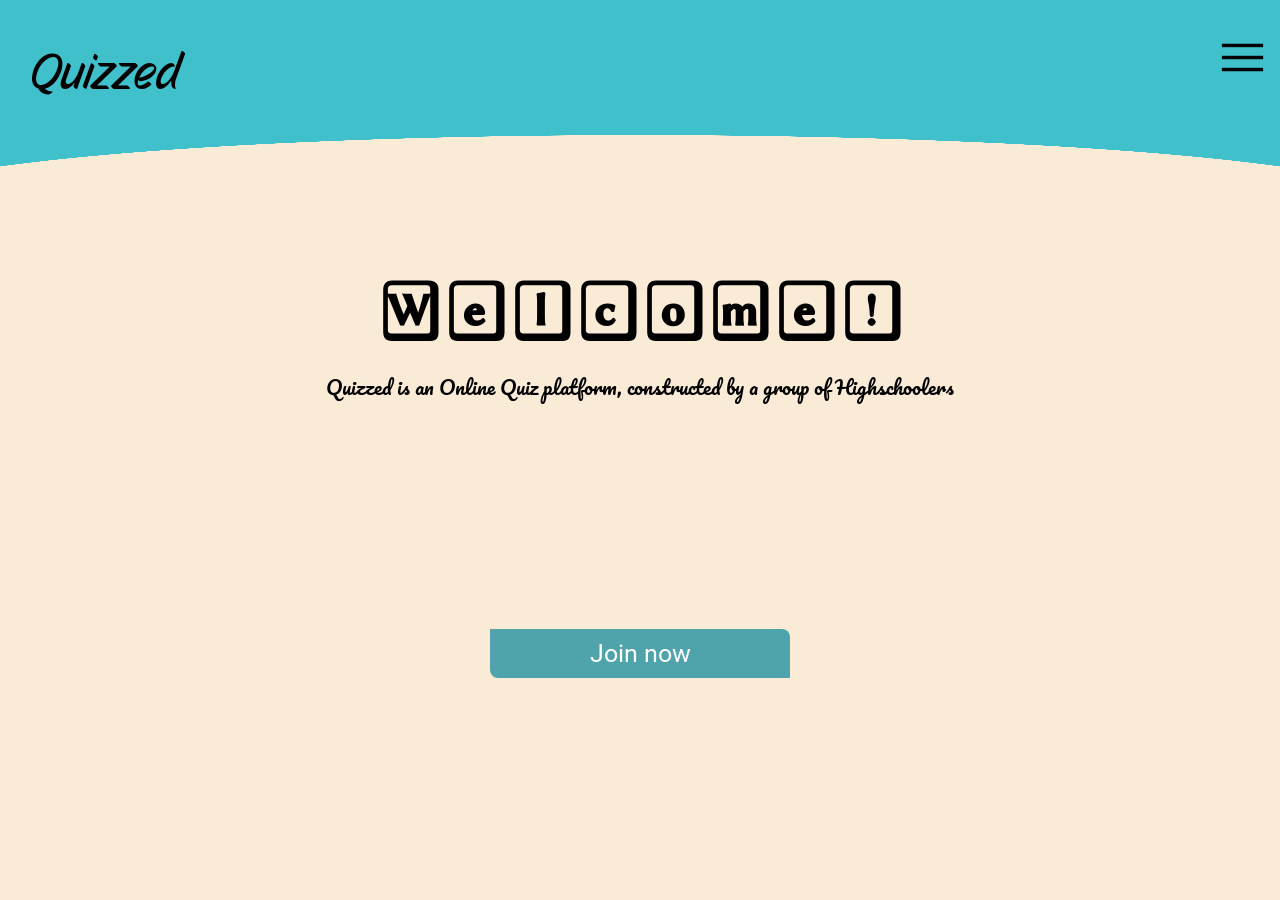
<file: frontend/index.html>
<meta name="viewport" content="width=device-width, initial-scale=1.0">
    <title>Welcome</title>
    <link rel="stylesheet" href="style.css">
    <link rel="stylesheet" href="https://fonts.googleapis.com/css2?family=Material+Symbols+Outlined:opsz,wght,FILL,GRAD@24,400,0,0&icon_names=menu" />
</head>
<body>
    <div class="curved-edge"></div>
    <h1>Quizzed</h1>
<div id="dropdowndiv">
    <div  id="dropdown" class="material-symbols-outlined"> menu
        </div>
        <div id="dropdownbutton">
            <p>
                <a href="team.html" target="_self" id="linkteam">Our Team</a>
            </p>

        </div>
</div>



    <p id="welcome">Welcome!</p>
    <p id="desc">Quizzed is an Online Quiz platform, constructed by a group of Highschoolers</p>
    <div id="buttondiv">
        <a href="login.html" target="_self" id="link">
            <p id="button">
                Join now
            </p>
            </a>
    </div>
   
    
</body>
</html>
</file>
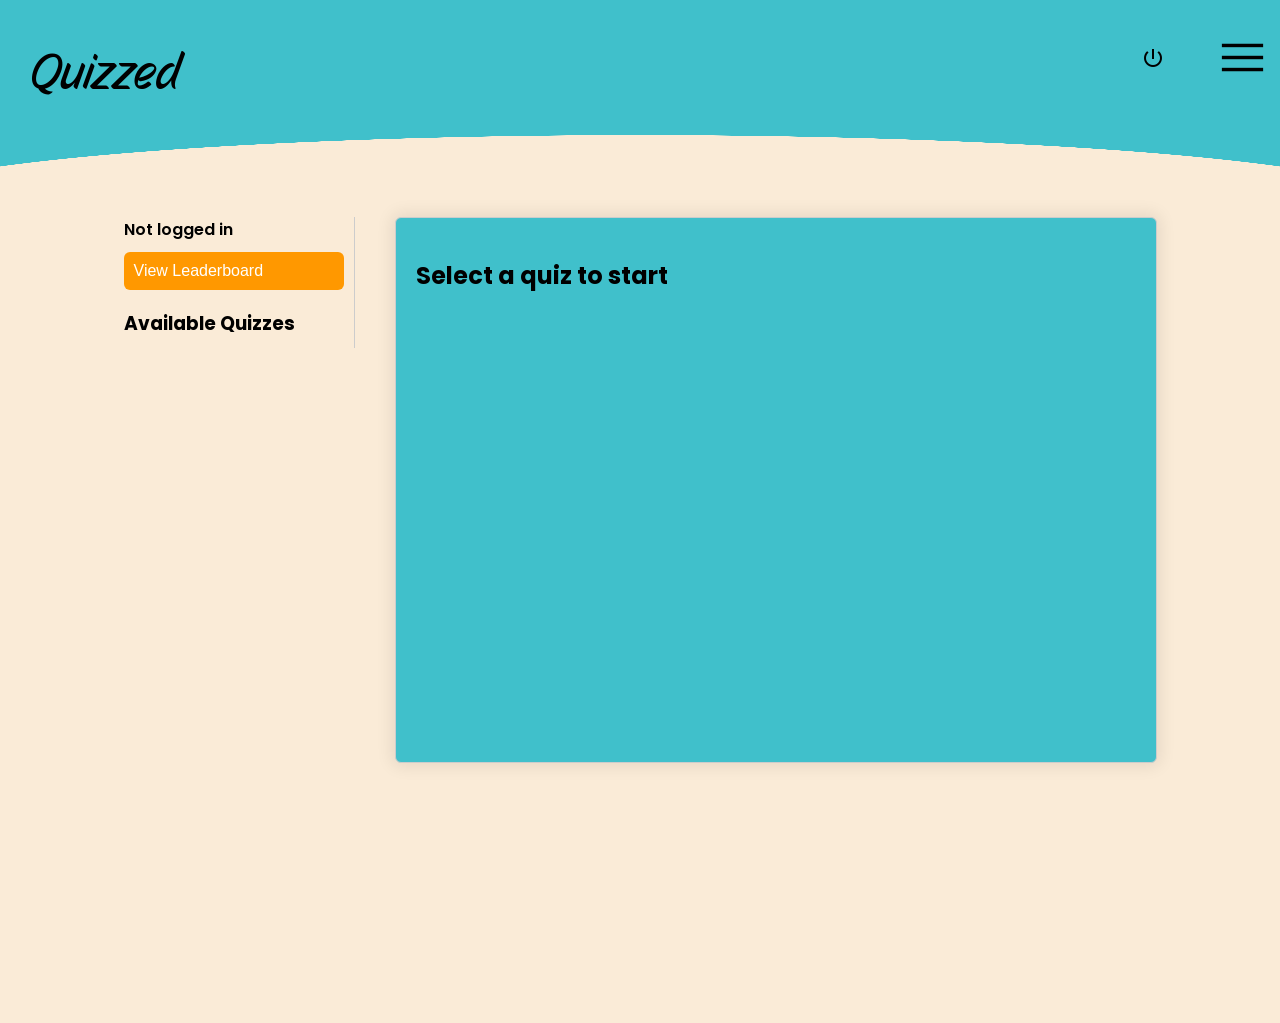
<file: frontend/landing.html>
<!DOCTYPE html>
<html lang="en">
<head>
<meta charset="UTF-8" />
<meta name="viewport" content="width=device-width, initial-scale=1.0" />
<title>Landing • Quizzed</title>
<link rel="stylesheet" href="style.css"/>
<link rel="stylesheet" href="landing.css"/>
<link rel="stylesheet" href="https://fonts.googleapis.com/css2?family=Material+Symbols+Outlined:opsz,wght,FILL,GRAD@24,400,0,0&icon_names=menu" />
<link rel="stylesheet" href="https://fonts.googleapis.com/css2?family=Material+Symbols+Outlined&icon_names=menu,power_settings_new" />

<style>
   #container {
    display: flex;
    gap: 20px;
    padding: 0 20px 20px 20px; /* remove top padding only */
    min-height: calc(100vh - 200px);
    align-items: flex-start;   /* ensure items align to top */
    }
    #quiz-list-panel { width: 220px; border-right:1px solid #ccc; position:sticky; top:20px; max-height: calc(100vh - 60px); overflow-y:auto; padding-right:10px; }
    #quiz-list-panel h3 { margin-bottom: 10px; }
    #quiz-list-panel button { display: block; width: 100%; margin-bottom: 10px; padding: 12px 15px; cursor: pointer; border: none; background-color: #4fa4ac; border-radius: 6px; font-size: 16px; text-align: left; color: white; transition: background-color 0.2s; }
    #quiz-list-panel button:hover { background-color: #3a838a; }
    #quiz-list-panel button.selected { background-color: #007BFF; font-weight: bold; }
    #central-box { flex:1; padding:20px; border:1px solid #ccc; border-radius:6px; min-height:300px; margin-left:20px; }
    #start-quiz-btn, #submit-btn, #next-btn { padding: 12px 40px; font-size:16px; cursor:pointer; border-radius:6px; border:none; transition: background-color 0.2s; }
    #start-quiz-btn { background-color:#28a745; color:white; display:none; margin-top:20px; }
    #start-quiz-btn:hover { background-color:#218838; }
    #submit-btn { background-color:#007BFF; color:white; }
    #submit-btn:hover { background-color:#0056b3; }
    #next-btn { background-color:#28a745; color:white; display:none; }
    #next-btn:hover { background-color:#218838; }
    #score-display { font-weight:bold; font-size:18px; margin-bottom:15px; display:none; }
        .logout-button {
      background: none;
      border: none;
      cursor: pointer;
      padding: 0;
      display: flex;
      align-items: center;
    }
</style>
</head>
<body>
<div class="curved-edge"></div>
<h1>Quizzed</h1>
<div id="dropdowndiv" style="display:flex; align-items:center; gap:50px;">
   <!-- Clickable logout button -->
<button id="logout-btn" class="logout-button">
  <span class="material-symbols-outlined">power_settings_new</span>
</button>

    <div id="dropdown" class="material-symbols-outlined">menu</div>
    <div id="dropdownbutton">
      <p><a href="team.html" target="_self" id="linkteam">Our Team</a></p>
     <!-- <p>Our Journey</p> -->
    <!--  <p><a href="landing.html" target="_self">Back to Quizzes</a></p> -->
    </div>
</div>

<main id="container">

    <!-- Quiz List -->
     <div id="quiz-list-panel">
         <div id="logged-in-user" style="font-weight:600; font-size:16px; margin-bottom:10px;"></div>

        <button id="leaderboard-btn"
            style="width:100%; margin-bottom:15px; padding:10px; background-color:#ff9800; color:white; border:none; border-radius:6px; cursor:pointer; font-size:16px;">
            View Leaderboard
        </button>

        <h3>Available Quizzes</h3>
        <div id="quiz-buttons"></div>
    </div>

    <!-- Central Box -->
    <div id="central-box">
        <h2>Select a quiz to start</h2>
        <div style="text-align:center;">
            <button id="start-quiz-btn">Start Quiz</button>
        </div>

        <!-- Quiz Questions -->
        <div id="quiz-question-container" style="margin-top:20px; display:none;">
            <p id="question-text" style="font-weight:bold; font-size:18px;"></p>
            <div id="options-container" style="margin-top:10px;"></div>
            <div style="margin-top:15px;">
                <button id="submit-btn">Submit</button>
                <button id="next-btn">Next</button>
            </div>
        </div>

        <!-- Score Display -->
        <div id="score-display"></div>
    </div>

</main>

<script>
let selectedQuiz = null, buttons = [], currentQuestions = [], currentIndex = 0, selectedOption = null, score = 0;

// Replace default alert with centered custom alert (keeping same text/logic)
function showCenteredAlert(message) {
    const alertDiv = document.createElement("div");
    alertDiv.textContent = message;
    alertDiv.style.position = "fixed";
    alertDiv.style.top = "45%";
    alertDiv.style.left = "52%";
    alertDiv.style.transform = "translate(-50%, -50%)";
    alertDiv.style.backgroundColor = "white";
    alertDiv.style.border = "2px solid #007BFF";
    alertDiv.style.borderRadius = "10px";
    alertDiv.style.padding = "30px 50px";
    alertDiv.style.minWidth = "450px";    // ensures minimum width
    alertDiv.style.fontSize = "16px";
    alertDiv.style.fontWeight = "600";
    alertDiv.style.textAlign = "center";
    alertDiv.style.boxShadow = "0 4px 12px rgba(0,0,0,0.3)";
    alertDiv.style.zIndex = 1000;

    const okBtn = document.createElement("button");
    okBtn.textContent = "OK";
    okBtn.style.marginTop = "15px";
    okBtn.style.padding = "8px 20px";
    okBtn.style.fontSize = "14px";
    okBtn.style.border = "none";
    okBtn.style.borderRadius = "6px";
    okBtn.style.backgroundColor = "#007BFF";
    okBtn.style.color = "white";
    okBtn.style.cursor = "pointer";

    okBtn.onclick = () => document.body.removeChild(alertDiv);

    alertDiv.appendChild(document.createElement("br"));
    alertDiv.appendChild(okBtn);

    document.body.appendChild(alertDiv);
}


// Load quizzes for left panel
async function fetchQuizzes() {
    const token = localStorage.getItem("token");
    if (!token) { alert("You must be logged in to see quizzes."); return; }

    try {
        const res = await fetch("http://127.0.0.1:8000/quiz/all", { headers: { "Authorization": `Bearer ${token}` } });
        const quizzes = await res.json();
        const quizButtonsDiv = document.getElementById("quiz-buttons");
        quizButtonsDiv.innerHTML = "";
        if (quizzes.length === 0) { quizButtonsDiv.textContent = "No quizzes available yet."; return; }

        buttons = [];
        quizzes.forEach(q => {
            const btn = document.createElement("button");
            btn.textContent = q.title;
            btn.addEventListener("click", () => selectQuiz(q.id, q.title, btn));
            quizButtonsDiv.appendChild(btn);
            buttons.push(btn);
        });
    } catch (err) { console.error(err); alert("Could not load quizzes."); }
}

// Redirect to leaderboard page when clicked
document.getElementById("leaderboard-btn").addEventListener("click", () => {
    if (selectedQuiz) {
        window.location.href = `leaderboard.html?quiz_id=${selectedQuiz.id}`;
    } else {
        alert("Please select a quiz first to view its leaderboard.");
    }
});

function selectQuiz(id, title, btn) {
    selectedQuiz = {id, title};
    buttons.forEach(b => b.classList.remove("selected"));
    btn.classList.add("selected");
    document.querySelector("#central-box h2").textContent = `Selected Quiz: ${title}`;
    document.getElementById("start-quiz-btn").style.display = "inline-block";
    document.getElementById("quiz-question-container").style.display = "none";
    document.getElementById("score-display").style.display = "none";
    score = 0;
}

document.getElementById("start-quiz-btn").addEventListener("click", async () => {
    if (!selectedQuiz) return;
    const token = localStorage.getItem("token");

    try {
        const res = await fetch("http://127.0.0.1:8000/quiz/by-title", {
            method: "POST",
            headers: { "Content-Type": "application/json", "Authorization": `Bearer ${token}` },
            body: JSON.stringify({ title: selectedQuiz.title })
        });
        const data = await res.json();
        currentQuestions = data.questions; currentIndex = 0; selectedOption = null; score = 0;

        document.getElementById("start-quiz-btn").style.display = "none";
        document.getElementById("quiz-question-container").style.display = "block";
        document.getElementById("score-display").style.display = "block";
        document.getElementById("score-display").textContent = `Score: ${score}`;

        showQuestion(currentIndex);

    } catch(err) { console.error(err); alert("Could not load quiz questions."); }
});

function showQuestion(index) {
    const q = currentQuestions[index];
    const questionText = document.getElementById("question-text");
    const optionsContainer = document.getElementById("options-container");
    questionText.textContent = q.question;
    optionsContainer.innerHTML = "";
    selectedOption = null;

    q.options.forEach(opt => {
        const btn = document.createElement("button");
        btn.textContent = opt;
        btn.style.display = "block";
        btn.style.width = "100%";
        btn.style.padding = "10px";
        btn.style.marginBottom = "10px";
        btn.style.borderRadius = "6px";
        btn.style.border = "1px solid #ccc";
        btn.style.cursor = "pointer";
        btn.style.backgroundColor = "#f2f2f2";
        btn.style.color = "black";

        btn.addEventListener("click", () => {
            selectedOption = opt;
            Array.from(optionsContainer.children).forEach(b => {
                b.style.backgroundColor = "#f2f2f2";
                b.style.color = "black";
            });
            btn.style.backgroundColor = "#007BFF";
            btn.style.color = "white";
        });
        optionsContainer.appendChild(btn);
    });

    document.getElementById("submit-btn").style.display = "inline-block";
    document.getElementById("next-btn").style.display = "none";
}

document.getElementById("submit-btn").addEventListener("click", () => {
    if (!selectedOption) { alert("Please select an option"); return; }
    const correctAnswer = currentQuestions[currentIndex].correct_answer;
    const optionsContainer = document.getElementById("options-container");

    Array.from(optionsContainer.children).forEach(b => {
        if (b.textContent === correctAnswer) {
            b.style.backgroundColor = "#28a745";
            b.style.color = "white";
        } else if (b.textContent === selectedOption) {
            b.style.backgroundColor = "#dc3545";
            b.style.color = "white";
        } else {
            b.style.backgroundColor = "#6c757d";
            b.style.color = "white";
        }
        b.disabled = true;
    });

    if (selectedOption === correctAnswer) { score++; }
    document.getElementById("score-display").textContent = `Score: ${score}`;

    document.getElementById("submit-btn").style.display = "none";
    document.getElementById("next-btn").style.display = "inline-block";
});

document.getElementById("next-btn").addEventListener("click", async () => {
    currentIndex++;
    if (currentIndex < currentQuestions.length) {
        showQuestion(currentIndex);
    } else {
        //alert(`Quiz completed! Final score: ${score}/${currentQuestions.length}`);
        showCenteredAlert(`Quiz completed! Final score: ${score}/${currentQuestions.length}`);

        document.getElementById("quiz-question-container").style.display = "none";
        document.querySelector("#central-box h2").textContent = "Select a quiz to start";
        document.getElementById("start-quiz-btn").style.display = "inline-block";
        document.getElementById("score-display").style.display = "none";

        // Submit score to backend only
        const userId = localStorage.getItem("user_id");
        const token = localStorage.getItem("token");

     //   if (!selectedQuiz || typeof score !== "number" || !currentQuestions?.length) {
      //      console.error("Cannot submit score: missing or invalid data", { selectedQuiz, score, currentQuestions });
      //      return;
      //  }

        try {
            const payload = {
                user_IDD: Number(userId),
                quiz_id: Number(selectedQuiz.id),
                score: Number(score),
                total_questions: Number(currentQuestions.length)
            };

            const res = await fetch("http://127.0.0.1:8000/quiz/submit-score", {
                method: "POST",
                headers: {
                    "Content-Type": "application/json"},
                body: JSON.stringify(payload)
            });

            if (!res.ok) {
                const errData = await res.json();
                console.error("Score submission failed:", errData);
            } else {
                console.log("Score submitted successfully");
            }
        } catch(err) {
            console.error("Score not submitted", err);
        }
    }
});

window.addEventListener("DOMContentLoaded", fetchQuizzes);
    const username = localStorage.getItem("username");
const userDiv = document.getElementById("logged-in-user");
if (username) {
    userDiv.textContent = `${username}`;
} else {
    userDiv.textContent = "Not logged in";
}

document.getElementById("logout-btn").addEventListener("click", function() {
localStorage.clear();
window.location.href = "index.html";
});
</script>

</body>
</html>
</file>
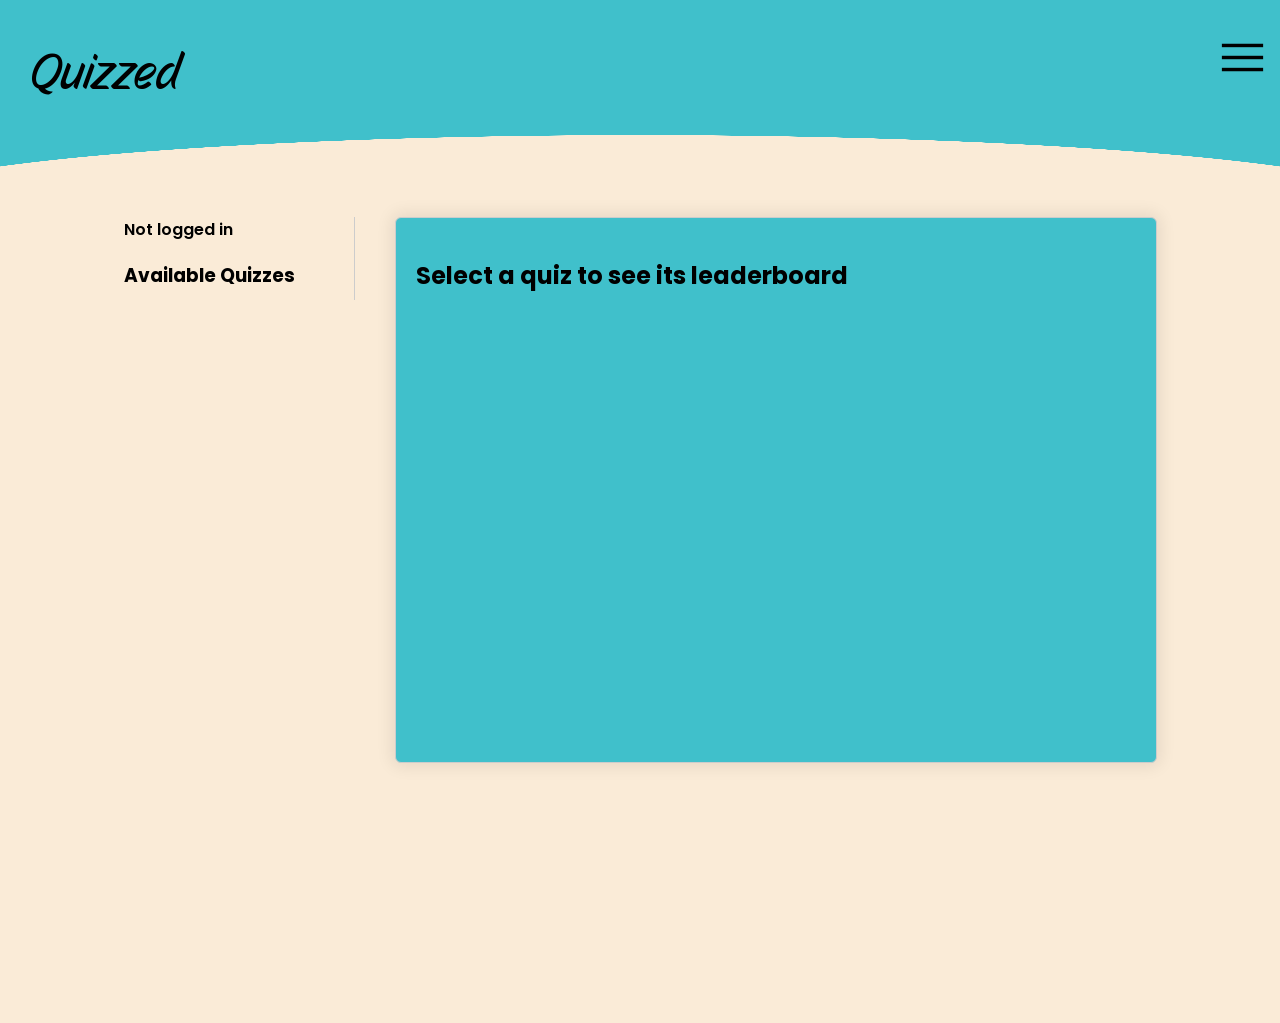
<file: frontend/leaderboard.html>
<!DOCTYPE html>
<html lang="en">
<head>
  <meta charset="UTF-8" />
  <meta name="viewport" content="width=device-width, initial-scale=1.0" />
  <title>Leaderboard • Quizzed</title>
  <link rel="stylesheet" href="style.css"/>
  <link rel="stylesheet" href="landing.css"/>
  <link rel="stylesheet" href="https://fonts.googleapis.com/css2?family=Material+Symbols+Outlined:opsz,wght,FILL,GRAD@24,400,0,0&icon_names=menu" />
  <style>
    #container {
    display: flex;
    gap: 20px;
    padding: 0 20px 20px 20px; /* remove top padding only */
    min-height: calc(100vh - 200px);
    align-items: flex-start;   /* ensure items align to top */
    }

    #quiz-list-panel {
      width: 220px;
      border-right:1px solid #ccc;
      position:sticky;
      top:20px;
      max-height: calc(100vh - 60px);
      overflow-y:auto;
      padding-right:10px;
    }
    #quiz-list-panel h3 { margin-bottom: 10px; }
    #quiz-list-panel button {
      display: block;
      width: 100%;
      margin-bottom: 10px;
      padding: 12px 15px;
      cursor: pointer;
      border: none;
      background-color: #4fa4ac;
      border-radius: 6px;
      font-size: 16px;
      text-align: left;
      color: white;
      transition: background-color 0.2s, color 0.2s;
    }
    #quiz-list-panel button:hover { background-color: #3a838a; }
    #quiz-list-panel button.selected {
      background-color: #007BFF;
      color: white;
      font-weight: bold;
    }
    #central-box {
      flex:1;
      padding:20px;
      border:1px solid #ccc;
      border-radius:6px;
      min-height:300px;
      margin-left:20px;
      background-color: #40C0CB; /* original color */
      overflow-y:auto;
      color:black;
    }
    #leaderboard h3 {
      margin-bottom: 15px;
      text-align: center;
      color: black;
    }
    .leaderboard-card {
      display: flex;
      justify-content: space-between;
      align-items: center;
      padding: 10px 15px;
      margin-bottom: 10px;
      border-radius: 8px;
      background-color: rgba(255, 255, 255, 0.15);
      transition: transform 0.2s, box-shadow 0.2s;
    }
    .leaderboard-card:hover {
      transform: scale(1.02);
      box-shadow: 0 4px 8px rgba(0,0,0,0.2);
    }
    .leaderboard-rank { font-weight: bold; width: 50px; text-align:center; font-size: 22px; }
    .leaderboard-username { flex:1; padding-left:10px; }
    .leaderboard-score { font-weight:bold; }
    .top1 { background-color: gold; color:#000; }
    .top2 { background-color: silver; color:#000; }
    .top3 { background-color: #cd7f32; color:#fff; }

    /* Trophy icons */
    .trophy {
      margin-right: 22px;
      font-size: 28px;
    }
  </style>
</head>
<body>
  <div class="curved-edge"></div>
  <h1>Quizzed</h1>

  <div id="dropdowndiv">
    <div id="dropdown" class="material-symbols-outlined"> menu </div>
    <div id="dropdownbutton">
      <p><a href="team.html" target="_self" id="linkteam">Our Team</a></p>
      <!--<p>Our Journey</p> -->
      <p><a href="landing.html" target="_self" id="linkteam">Back to Quizzes</a></p>
    </div>
  </div>

  <main id="container">
    <!-- Quiz List -->
    <div id="quiz-list-panel">

        <div id="logged-in-user" style="font-weight:600; font-size:16px; margin-bottom:10px;"></div>

      <h3>Available Quizzes</h3>
      <div id="quiz-buttons"></div>
    </div>

    <!-- Central Box -->
    <div id="central-box">
      <h2>Select a quiz to see its leaderboard</h2>
      <div id="leaderboard"></div>
    </div>
  </main>

<script>
let selectedQuiz = null, buttons = [];

// Fetch quizzes for left panel
async function fetchQuizzes() {
    try {
        const res = await fetch("http://127.0.0.1:8000/quiz/all");
        if (!res.ok) throw new Error("Failed to fetch quizzes");
        const quizzes = await res.json();
        const quizButtonsDiv = document.getElementById("quiz-buttons");
        quizButtonsDiv.innerHTML = "";
        if (quizzes.length === 0) {
            quizButtonsDiv.textContent = "No quizzes available.";
            return;
        }

        buttons = [];
        quizzes.forEach(q => {
            const btn = document.createElement("button");
            btn.textContent = q.title;
            btn.style.backgroundColor = "#4fa4ac";
            btn.style.color = "white";
            btn.addEventListener("click", () => selectQuiz(q.id, q.title, btn));
            quizButtonsDiv.appendChild(btn);
            buttons.push(btn);
        });
    } catch(err) {
        console.error(err);
        alert("Could not load quizzes.");
    }
}

// Show leaderboard for selected quiz
async function selectQuiz(quizId, title, btn) {
    selectedQuiz = {id: quizId, title: title};
    buttons.forEach(b => { b.classList.remove("selected"); });
    btn.classList.add("selected");

    const leaderboardContainer = document.getElementById("leaderboard");
    leaderboardContainer.innerHTML = `<h3>${title} Leaderboard</h3><p>Loading...</p>`;

    try {
        const res = await fetch(`http://127.0.0.1:8000/quiz/leaderboard/${quizId}`);
        if (!res.ok) throw new Error("Failed to fetch leaderboard");

        const data = await res.json();
        const leaderboard = data.leaderboard || [];

        if (leaderboard.length === 0) {
            leaderboardContainer.innerHTML = `<h3>${title} Leaderboard</h3><p>No scores yet.</p>`;
            return;
        }

        leaderboardContainer.innerHTML = `<h3>${title} Leaderboard</h3>`;
        leaderboard.forEach((entry, index) => {
            const card = document.createElement("div");
            card.classList.add("leaderboard-card");
            let trophy = "";
            if (index === 0) { card.classList.add("top1"); trophy = "🏆"; }
            else if (index === 1) { card.classList.add("top2"); trophy = "🥈"; }
            else if (index === 2) { card.classList.add("top3"); trophy = "🥉"; }

            card.innerHTML = `
                <div class="leaderboard-rank">${trophy}${index + 1}</div>
                <div class="leaderboard-username">${entry.username}</div>
                <div class="leaderboard-score">${entry.score}/${entry.total}</div>
            `;
            leaderboardContainer.appendChild(card);
        });

    } catch(err) {
        console.error(err);
        leaderboardContainer.innerHTML = `<h3>${title} Leaderboard</h3><p>Could not load leaderboard.</p>`;
    }
}

window.addEventListener("DOMContentLoaded", fetchQuizzes);

const username = localStorage.getItem("username");
const userDiv = document.getElementById("logged-in-user");
if (username) {
    userDiv.textContent = `${username}`;
} else {
    userDiv.textContent = "Not logged in";
}

</script>
</body>
</html>
</file>
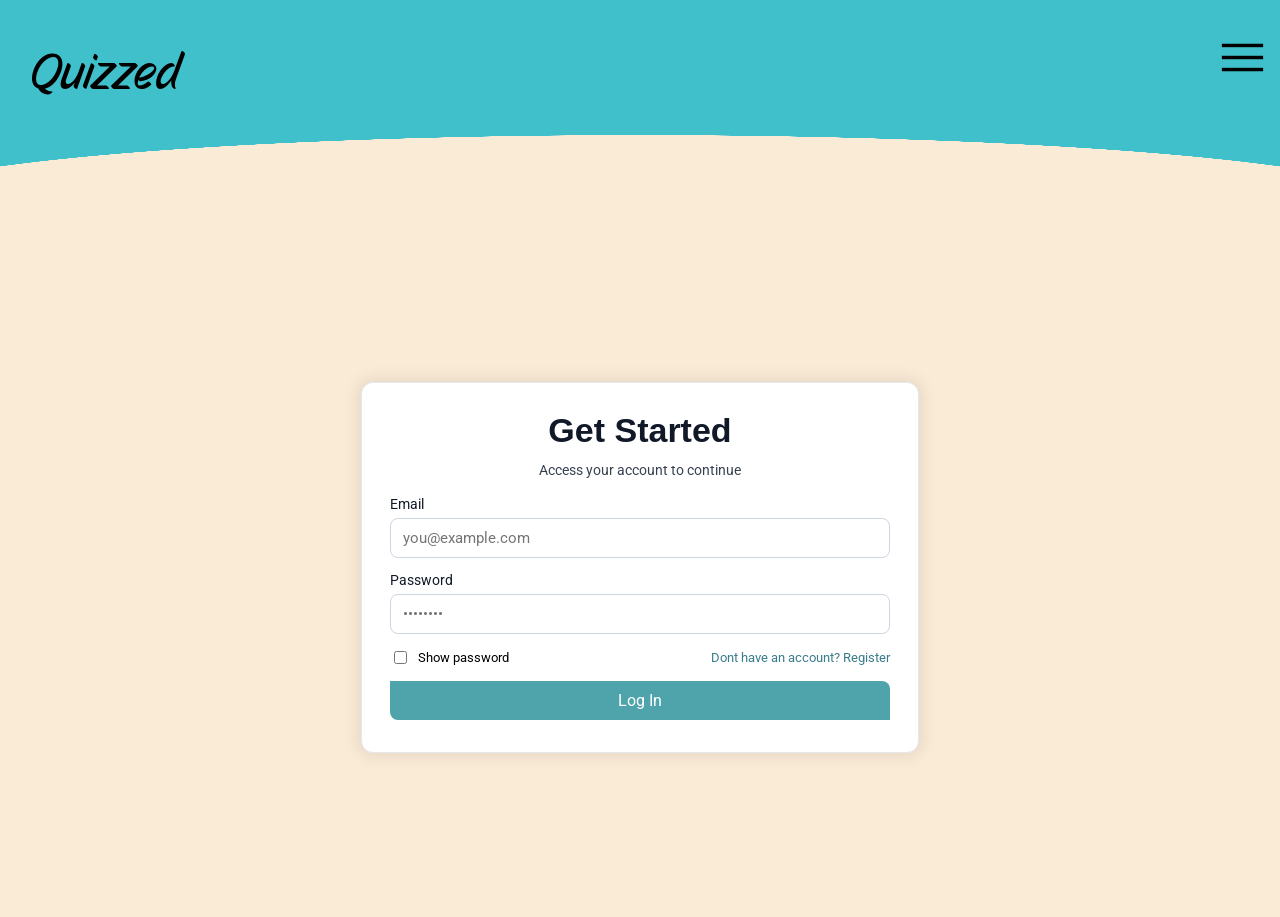
<file: frontend/login.html>
<!DOCTYPE html>
<html lang="en">
<head>
    <meta charset="UTF-8" />
    <meta name="viewport" content="width=device-width, initial-scale=1.0" />
    <title>Login • Quizzed</title>
    <link rel="stylesheet" href="style.css"/>
    <link rel="stylesheet" href="login.css"/>
    <link rel="stylesheet" href="https://fonts.googleapis.com/css2?family=Material+Symbols+Outlined:opsz,wght,FILL,GRAD@24,400,0,0&icon_names=menu" />
     <link rel="stylesheet" href="tpp.css">
</head>
<body>
    <div class="curved-edge"></div>
   <a class ="gul" href="index.html" target="_self"><h1>Quizzed</h1></a>

    <div id="dropdowndiv">
        <div id="dropdown" class="material-symbols-outlined"> menu </div>
        <div id="dropdownbutton">
            <p>
                <a href="team.html" target="_self" id="linkteam">Our Team</a>
            </p>
        </div>
    </div>

    <main>
        <div id="login-container">
            <h2 id="login-title">Get Started</h2>
            <p id="login-desc">Access your account to continue</p>
            <form id="login-form" onsubmit="event.preventDefault(); login();">
                <div class="form-field">
                    <label for="email">Email</label>
                    <input type="email" id="email" name="email" placeholder="you@example.com" autocomplete="username" required />
                </div>

                <div class="form-field">
                    <label for="password">Password</label>
                    <input type="password" id="password" name="password" placeholder="••••••••" autocomplete="current-password" required />
                </div>

                <div class="extras">
                                        <label class="remember">
                        <input type="checkbox" id="show-password" />
                        Show password
                    </label>
                    <a href="register.html">Dont have an account? Register</a>
                </div>

                <div class="actions">
                    <button id="login-submit" type="submit">Log In</button>
                </div>
            </form>
        </div>
    </main>
    <script>
      (function() {
        var checkbox = document.getElementById('show-password');
        var passwordInput = document.getElementById('password');
        if (checkbox && passwordInput) {
          checkbox.addEventListener('change', function() {
            passwordInput.type = this.checked ? 'text' : 'password';
          });
        }
      })();



    async function login() {
    const username = document.getElementById("email").value;
    const password = document.getElementById("password").value;

    try {
        const res = await fetch("http://127.0.0.1:8000/auth/login", {
            method: "POST",
            headers: { "Content-Type": "application/json" },
            body: JSON.stringify({ username, password })
        });

        const data = await res.json();

        if (res.ok) {
           const userId = data.user_id || data.id;  // handles both keys

            console.log("Logged in user ID:", userId);  // <-- print user id
            console.log("localStorage username:", localStorage.getItem("username"));

            localStorage.setItem("user_id", userId);   // <- store user id
            localStorage.setItem("username", username ); // <-- store username locally
            localStorage.setItem("token", data.token); // <-- store token
            //debugger;
            window.location.href = "landing.html";
        } else {
                  alert(data.message || "Login failed");
        }
    } catch (err) {
        console.error("Error:", err);
        alert("Something went wrong. Please try again.");
    }
}


    </script>
</body>
</html>
</file>
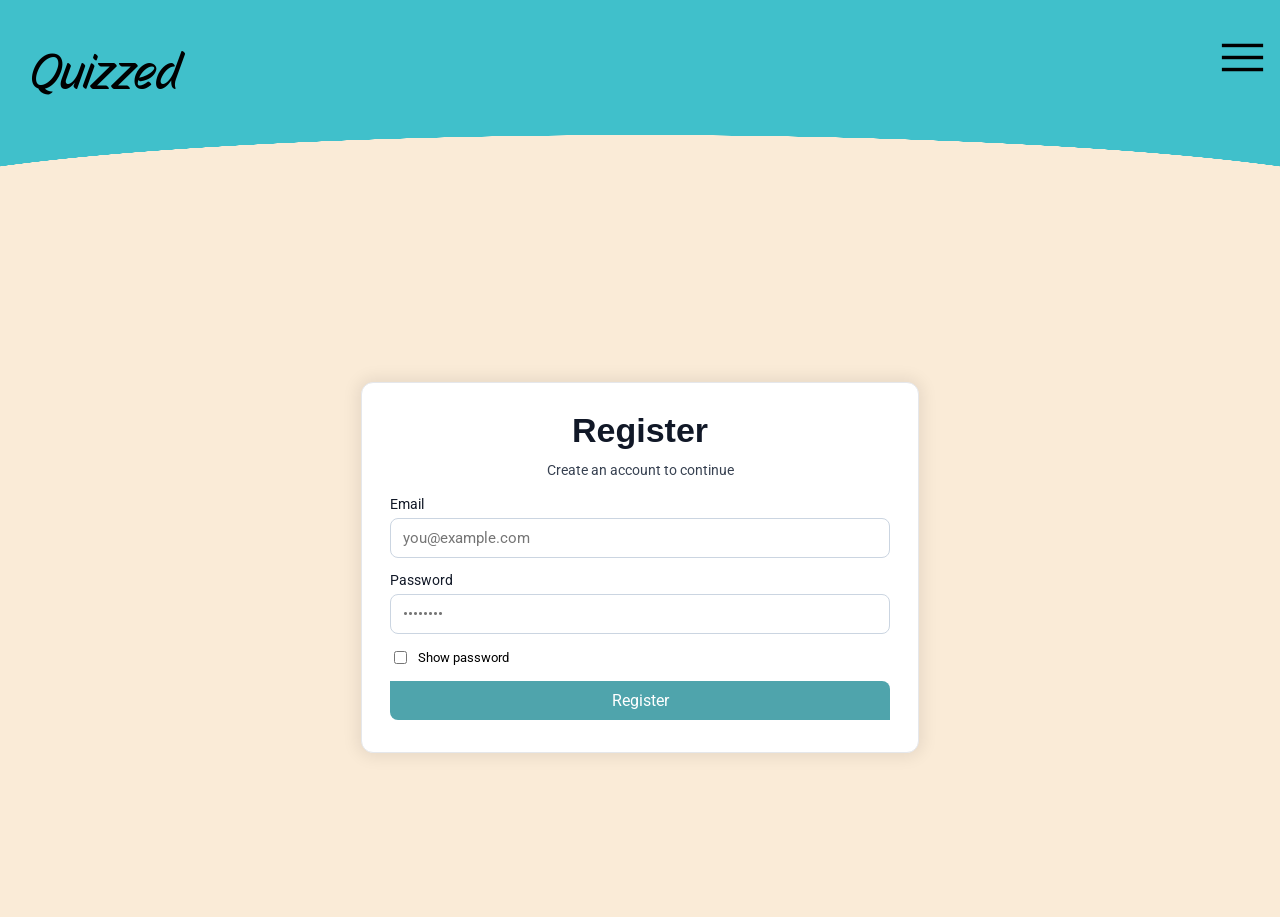
<file: frontend/register.html>
<!DOCTYPE html>
<html lang="en">
<head>
    <meta charset="UTF-8" />
    <meta name="viewport" content="width=device-width, initial-scale=1.0" />
    <title>Login • Quizzed</title>
    <link rel="stylesheet" href="style.css"/>
    <link rel="stylesheet" href="login.css"/>
    <link rel="stylesheet" href="https://fonts.googleapis.com/css2?family=Material+Symbols+Outlined:opsz,wght,FILL,GRAD@24,400,0,0&icon_names=menu" />
     <link rel="stylesheet" href="tpp.css">
</head>
<body>
    <div class="curved-edge"></div>
    <a  class="gul"id href="index.html" target="_self"><h1>Quizzed</h1></a>

    <div id="dropdowndiv">
        <div id="dropdown" class="material-symbols-outlined"> menu </div>
        <div id="dropdownbutton">
            <p>
                <a href="team.html" target="_self" id="linkteam">Our Team</a>
            </p>
        </div>
    </div>

    <main>
        <div id="login-container">
            <h2 id="login-title">Register</h2>
            <p id="login-desc">Create an account to continue</p>
            <form id="login-form" onsubmit="event.preventDefault(); register();">
                <div class="form-field">
                    <label for="email">Email</label>
                    <input type="email" id="email" name="email" placeholder="you@example.com" autocomplete="username" required />
                </div>

                <div class="form-field">
                    <label for="password">Password</label>
                    <input type="password" id="password" name="password" placeholder="••••••••" autocomplete="current-password" required />
                </div>

                <div class="extras">
                                        <label class="remember">
                        <input type="checkbox" id="show-password" />
                        Show password
                    </label>
                </div>

                <div class="actions">
                    <button id="login-submit" type="submit">Register</button>
                </div>
            </form>
        </div>
    </main>
    <script>
        (function() {
        var checkbox = document.getElementById('show-password');
        var passwordInput = document.getElementById('password');
        if (checkbox && passwordInput) {
          checkbox.addEventListener('change', function() {
            passwordInput.type = this.checked ? 'text' : 'password';
          });
        }
      })();
        async function register(){
            const username = document.getElementById("email").value;
            const password = document.getElementById("password").value;

            try {
                const res = await fetch("http://127.0.0.1:8000/auth/register", {
                    method: "POST",
                    headers: { "Content-Type": "application/json" },
                    body: JSON.stringify({ username, password }) // match server keys
            });

              const data = await res.json();

                if (res.ok) {
                    alert(data.message || "Registered successfully!");
                    window.location.href = "login.html"; // redirect to login page
                } else {
                    alert(data.error || "Registration failed");
                }
            } catch (err) {
                console.error("Error:", err);
                alert("Something went wrong. Please try again.");
            }
        }
    </script>
</body>
</html>
</file>
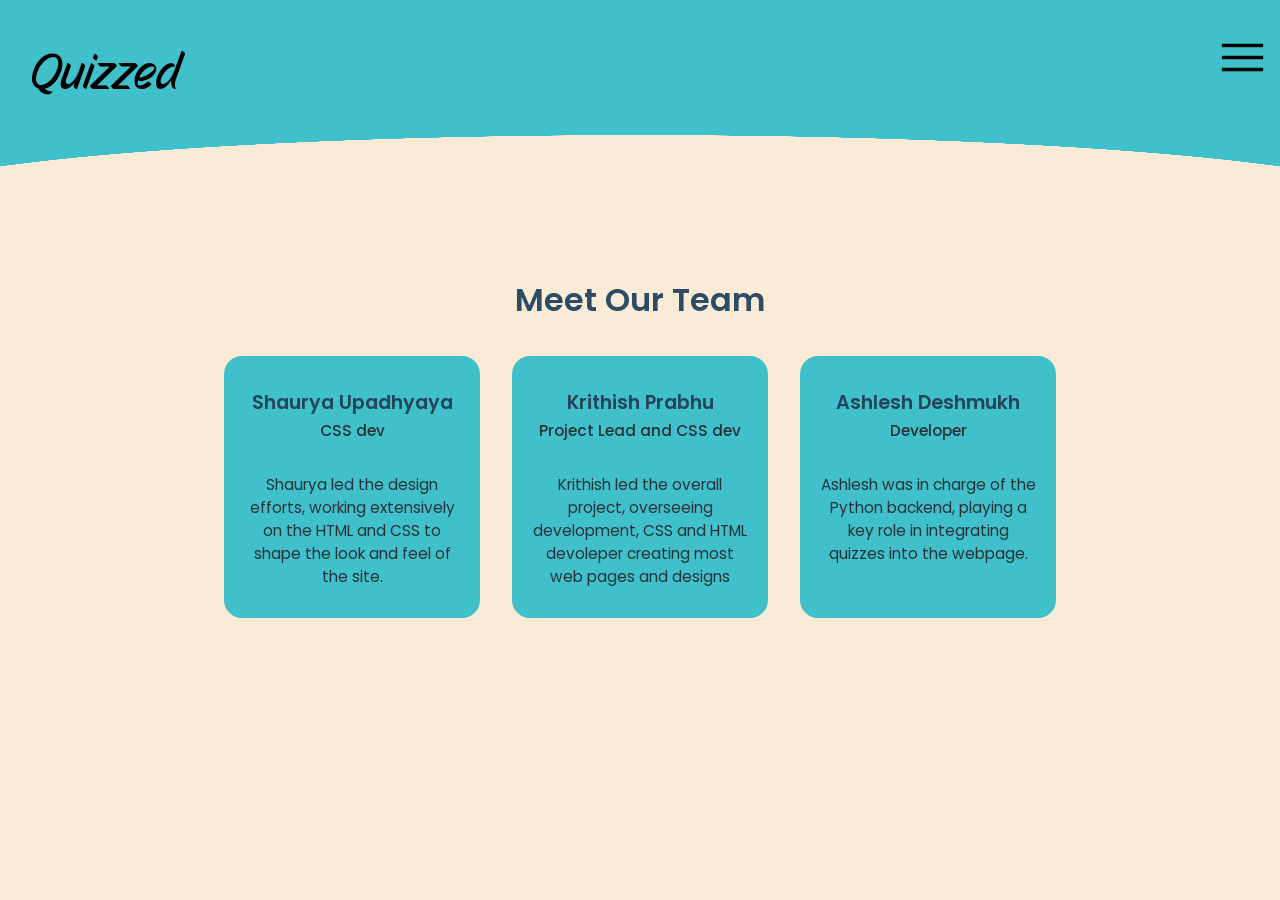
<file: frontend/team.html>
<!DOCTYPE html>
<html lang="en">
<head>
  <meta charset="UTF-8" />
  <meta name="viewport" content="width=device-width, initial-scale=1" />
  <title>Our Team</title>
  <link rel="stylesheet" href="team.css" />
  <link rel="stylesheet" href="https://fonts.googleapis.com/css2?family=Material+Symbols+Outlined:opsz,wght,FILL,GRAD@24,400,0,0&icon_names=menu" />
</head>
<body>
  <div class="curved-edge"></div>
  <div id="dropdowndiv">
    <div  id="dropdown" class="material-symbols-outlined"> menu
        </div>
        <div id="dropdownbutton">
            <p>
                <a href="team.html" target="_self" id="linkteam">Our Team</a>
            </p>


        </div>
</div>
 <a  id="sel"id href="index.html" target="_self"><h1 id="link">Quizzed</h1></a>
  <section class="team-section">
    <h2>Meet Our Team</h2>
    <div class="team-grid">
      <div class="team-card">
        <h3>Shaurya Upadhyaya</h3>
        <p class="role">CSS dev</p>
        <br />
        <p>
          Shaurya led the design efforts, working extensively on the HTML and CSS to
          shape the look and feel of the site.
        </p>
      </div>
      <div class="team-card">
        <h3>Krithish Prabhu</h3>
        <p class="role">Project Lead and CSS dev</p>
        <br />
        <p>
          Krithish led the overall project, overseeing development, CSS and HTML devoleper creating most web pages and designs
        </p>
      </div>
      <div class="team-card">
        <h3>Ashlesh Deshmukh</h3>
        <p class="role">Developer</p>
        <br />
        <p>
          Ashlesh was in charge of the Python backend, playing a key role in integrating
          quizzes into the webpage.
        </p>
      </div>
    </div>
  </section>
</body>
</html>
</file>
<file: frontend/style.css>
@import url('https://fonts.googleapis.com/css2?family=Poppins:wght@400;600&display=swap');
@import url('https://fonts.googleapis.com/css2?family=Roboto:ital,wght@0,100..900;1,100..900&display=swap');
@import url('https://fonts.googleapis.com/css2?family=Manufacturing+Consent&family=Story+Script&display=swap');
@import url('https://fonts.googleapis.com/css2?family=Libertinus+Keyboard&family=Manufacturing+Consent&family=Story+Script&display=swap');
@import url('https://fonts.googleapis.com/css2?family=Libertinus+Keyboard&family=Manufacturing+Consent&family=Pacifico&family=Story+Script&display=swap');

@media screen and (max-width:600px){
}
body,html{
    overflow-x: hidden;
    overflow-y:hidden;
}



#desc{
    position: relative;
    padding-top:15px;
}

html{
    background-color: antiquewhite;
    height: 100%;
    overflow: hidden;
}


.curved-edge {
  --c: 70px;
  height: 200px;
  width:100%;
  min-width: 90%;
  max-width:120%;
  aspect-ratio: 3/2;
  mask: radial-gradient(60% var(--c) at bottom,#0000 calc(100% - 2px),#000);
  background: #40C0CB;
  border-bottom-width:5px;
  border-bottom-style:solid;
  border-bottom-color:aquamarine;
}


h1{
    font-family: "Story Script", sans-serif;
    font-weight: 400;
    font-style: normal;
    font-size:50px;
    position:relative;
    bottom:200px;
    margin-left:30px;
}



body{
    margin:0;
}

#welcome{
    text-align:center;
    padding:0px;
    font-family: "Libertinus Keyboard", system-ui;
    font-weight: 400;
    font-style: normal;
    margin-left:auto;
    margin-right:auto;
    position:relative;
    bottom:90px;
    font-weight:1000;
    font-size:60px;
    width:600px;
    min-width:600px;
    height:60px;
    color:black;

}


#desc{
    text-align:center;
    font-family: "Pacifico", cursive;
    font-weight: 400;
    font-style: normal;
    font-size:20px;
    margin-left:auto;
    margin-right:auto;
    position:relative;
    bottom:130px;
    min-width:600px;
    width:auto;
    height:100px;

}

#button{
    font-family: "Roboto", sans-serif;
    background-color: #4fa4ac;
    color:white;
    position:relative;
    top:5px;
    padding:5px;
    font-size:25px;
    width:290px;
    padding-top:10px;
    padding-bottom:10px;
    margin-left:auto;
    margin-right:auto;
    text-align:center;
    border-top-right-radius:8px;
    border-bottom-left-radius:8px;
    transition: all 0.3s ease;
}

#link{
    text-decoration: none;
    color:black;
}

#buttondiv{
    text-align:center;
}

#button:hover{
    font-size:26px;
    background-color:#252424;
    color: #ffffff;
    border: 1px solid #111827;
    box-shadow: 0 0 16px 4px rgba(0, 0, 0, 0.25);
    transform: scale(1.05);
}


#dropdown{
    position:relative;
    text-align:center;
    font-size:55px;
    cursor: pointer;
}

#dropdownbutton{
    position:absolute;
    top:48px;
    right:0;
    background-color:#3a7c8b;
    color:#ffffff;
    padding:10px;
    border-radius:8px;
    z-index:1001;
    transition: all 0.3s ease;
    display: flex;
    flex-direction: column;
}

#dropdownbutton p{
    background-color:#44d5e2;
    border-radius:8px;
    display:flex;
    align-items:center;
    justify-content:center;
    height:36px;
    width:140px;
    margin:0;
    font-size:16px;
    font-family: "Roboto", sans-serif;
    transition: all 0.3s ease;
}

#linkteam{
    color: white;
    text-decoration: none;
}

#dropdownbutton p + p{
    margin-top: 10px;
}

#dropdownbutton p:hover{
    background-color:#252424;
    color:#ffffff;
    border: 1px solid #111827;
    box-shadow: 0 0 16px 4px rgba(0, 0, 0, 0.25);
    transform: scale(1.05);
}

#dropdowndiv{
    position:fixed;
    top:30px;
    right:10px;
    z-index:1000;
}


#dropdownbutton{
    display:none;
}

#dropdowndiv:hover #dropdownbutton{
    display:block;
</file>
<file: frontend/landing.css>
@import url('https://fonts.googleapis.com/css2?family=Poppins:wght@400;600&display=swap');
@import url('https://fonts.googleapis.com/css2?family=Story+Script&display=swap');

html, body {
    height: 100%;
    overflow: hidden;
}

html {
    background-color: antiquewhite;
}

body {
    margin: 0;
    font-family: 'Poppins', sans-serif;
}

.curved-edge {
  --c: 70px;
  height: 200px;
  width:100%;
  min-width: 90%;
  max-width:120%;
  aspect-ratio: 3/2;
  mask: radial-gradient(60% var(--c) at bottom,#0000 calc(100% - 2px),#000);
  background: #40C0CB;
  border-bottom-width:5px;
  border-bottom-style:solid;
  border-bottom-color:aquamarine;
}

h1{
    font-family: "Story Script", sans-serif;
    font-weight: 400;
    font-style: normal;
    font-size:50px;
    position:relative;
    bottom:200px;
    margin-left:30px;
}

#dropdowndiv{
    position:fixed;
    top:30px;
    right:10px;
    z-index:1000;
}

#dropdown{
    position:relative;
    text-align:center;
    font-size:55px;
    cursor: pointer;
}

#dropdownbutton{
    position:absolute;
    top:48px;
    right:0;
    background-color:#3a7c8b;
    color:#ffffff;
    padding:10px;
    border-radius:8px;
    z-index:1001;
    transition: all 0.3s ease;
    display: flex;
    flex-direction: column;
    display:none;
}

#dropdowndiv:hover #dropdownbutton{
    display:block;
}

#dropdownbutton p{
    background-color:#44d5e2;
    border-radius:8px;
    display:flex;
    align-items:center;
    justify-content:center;
    height:36px;
    width:140px;
    margin:0;
    font-size:16px;
    font-family: "Roboto", sans-serif;
    transition: all 0.3s ease;
}

#dropdownbutton p + p{
    margin-top:10px;
}

#dropdownbutton p:hover{
    background-color:#252424;
    color:#ffffff;
    border: 1px solid #111827;
    box-shadow: 0 0 16px 4px rgba(0, 0, 0, 0.25);
    transform: scale(1.05);
}

#linkteam{
    color: #ffffff;
    text-decoration: none;
}

#class p {
    display: inline-block;
    padding: 5px 15px;
    background-color: #40C0CB;
    border-radius: 8px;
    margin: 0 5px;
    font-weight: bold;
    font-size: 20px;
    transition: all 0.3s ease;
}

body #class {
    position: fixed;
    left: 0;
    right: 0;
    bottom: 16px;
    text-align: center;
    z-index: 100;
}

#class p:hover {
    position: relative;
    bottom: 5px;
    color: #2c3343;
    background-color: #4fa4ac;
    font-weight: bold;
    border: 1px solid #111827;
    box-shadow: 0 0 16px 4px rgba(0, 0, 0, 0.25);
    transform: scale(1.1);
}

#class .on {
    background-color: #128792;
}

#class .on:hover {
    background-color: #4fa4ac;
}


main {
    min-height: calc(100vh - 200px);
    display: flex;
    align-items: center;
    justify-content: center;
    padding: 0 12px 220px;
    margin-top: -120px;
}

#central-box {
    width: 60vw;
    max-width: 720px;
    height: 56vh;
    min-height: 360px;
    background-color: #40C0CB;
    border-radius: 12px;
    border: 1px solid #e5e7eb;
    box-shadow: 0 0 16px 4px rgba(0, 0, 0, 0.08);
    margin-bottom: 240px;
}

@media (max-width: 480px) {
    main {
        padding: 0 12px 260px;
    }
    #central-box {
        width: 90vw;
        height: 50vh;
    }
}
</file>
<file: frontend/login.css>
html, body {
    height: 100%;
    overflow: hidden;
}

main {
    min-height: calc(100vh - 200px);
    display: flex;
    align-items: center;
    justify-content: center;
    padding: 0 12px;
    margin-top: -120px;
}

#login-container {
    width: 90%;
    max-width: 500px;
    margin: 0 auto;
    background: #ffffff;
    border-radius: 12px;
    border: 1px solid #e5e7eb;
    box-shadow: 0 0 16px 4px rgba(0, 0, 0, 0.08);
    padding: 28px 28px 32px;
    position: relative;
    top: 0;
}

#login-title {
    margin: 0 0 12px;
    font-family: 'Lucida Sans', 'Lucida Sans Regular', 'Lucida Grande', 'Lucida Sans Unicode', Geneva, Verdana, sans-serif;
    font-weight: Bold;
    font-size: 34px;
    text-align: center;
    color: #111827;
}
#login-title::after {
    font-size: 34px;
    font-weight: 800;
    display: block;
    color: #111827;
}

#login-desc {
    margin: 0 0 18px;
    font-family: "Roboto", sans-serif;
    font-size: 14px;
    text-align: center;
    color: #374151;
}

.form-field {
    display: flex;
    flex-direction: column;
    gap: 6px;
    margin-bottom: 14px;
}

.form-field label {
    font-family: "Roboto", sans-serif;
    font-size: 14px;
    color: #111827;
}

.form-field input[type="email"],
.form-field input[type="text"],
.form-field input[type="password"] {
    font-family: "Roboto", sans-serif;
    font-size: 15px;
    padding: 10px 12px;
    border-radius: 8px;
    border: 1px solid #cbd5e1;
    outline: none;
    transition: border-color 0.2s ease, box-shadow 0.2s ease;
}

.form-field input:focus {
    border-color: #4fa4ac;
    box-shadow: 0 0 0 3px rgba(79, 164, 172, 0.15);
}

#login-submit {
    font-family: "Roboto", sans-serif;
    background-color: #4fa4ac;
    color: #ffffff;
    text-decoration: none;
    padding: 10px 14px;
    font-size: 16px;
    width: 100%;
    border: none;
    cursor: pointer;
    border-top-right-radius: 8px;
    border-bottom-left-radius: 8px;
    transition: all 0.3s ease;
}

#login-submit a,
#login-submit a:link,
#login-submit a:visited,
#login-submit a:hover,
#login-submit a:active {
    color: #ffffff !important;
    text-decoration: none !important;
    display: inline-block;
    width: 100%;
}

#login-submit:hover {
    background-color: #252424;
    color: #ffffff;
    border: 1px solid #111827;
    box-shadow: 0 0 16px 4px rgba(0, 0, 0, 0.25);
    transform: scale(1.02);
}

.actions {
    margin-top: 14px;
}

.extras {
    display: flex;
    align-items: center;
    justify-content: space-between;
    margin-top: 10px;
    font-family: "Roboto", sans-serif;
    font-size: 13px;
}

.extras a {
    color: #3a7c8b;
    text-decoration: none;
}

.remember {
    display: flex;
    align-items: center;
    gap: 8px;
}

@media (max-width: 480px) {
    main { 
        min-height: calc(100vh - 180px);
        margin-top: -110px;
    }
}
</file>
<file: frontend/tpp.css>
.gul{
    text-decoration: none;
    color:black;
}
/** set_s10010101000110011110
01100010111011011101
00100011111111000000
00001111000101010101
01011101011101100000
01111111011001010110
10010001111000001001
11000101101011111110
01111110100001011000
00000101000110011000
00111000101001000011
00110010010111111110
00100010010100011111
00110100000001100000
00011000000111011111
11110001010111000010
01010101101110011101
00111010011101110101
00010000010001001100
11111100000010011011
10001001101001011010
01000000101101000111
00000101110011011000
11101010110110101101
11011111110010100100
10010000011010111111
10111111100111010111
01010101111101011100
01000101101110001110
10001111010010110100
01111000010010111011
10110001100111100000
11000101000111100110
01011001110010000000
00110010101000001101
00000111101000101010
01110010101110011110
10011111100111001110
10010010111001101110
11000011010001010011
11001001001011110111
00100011000111011010
00001111111000101110
01101001010001100101
01001011111100010111
11110011001011011010
01110100011110111011
10011001101100001010
10110111101101111101
10011101110111001110
11101101010000000000
00011110110111011010
00010000101110000001
11101000001010010011
00001110000110000111
11111010111110111010
01010101000001110111
01001110001101001010
01010110001000110111
00010011101010110001
11000101100010000100
10101000001000001111
01100101101101010100
11000001010111001100
10110111101000100110
11000110000000001111
10100011001100011100
11100110011011100001
01111100000111110111
10110110111110011001
01110000100001000010
11111001010110011011
11100101101111110001
10110010111001000000
01010001000111011100
00000001011101110111
01011000101100011011
10100111011111000100
00110111110001110001
11001111010111110001
11100100001111101010
00101001111101100010
10111011110110011000
11101101111011101010
11101101011011011011
11101111101010101111
11010000000010001100
01011100110110001100
10010100011010110111
00000000100101101001
00001111010000111010
10111111011000001110
11001100000110110011
00000110011101100000
11001100111001000011
01000010001011011110
00100110001000100111
00011011101110010110
10011010101010111111
11000010101001010111et**/
</file>
<file: frontend/team.css>
@import url('https://fonts.googleapis.com/css2?family=Poppins:wght@400;600&display=swap');
@import url('https://fonts.googleapis.com/css2?family=Story+Script&display=swap');


body::-webkit-scrollbar{
    display:none;
}
#sel{
    text-decoration:none;
    color:black;
}
html,body{
    overflow-x:hidden;
}
html {
  background-color: antiquewhite;
  height: 100%;
}

body {
  margin: 0;
  font-family: 'Poppins', sans-serif;
}



.curved-edge {
  --c: 70px;
  height: 200px;
  width:100%;
  min-width: 90%;
  max-width:120%;
  aspect-ratio: 3/2;
  mask: radial-gradient(60% var(--c) at bottom,#0000 calc(100% - 2px),#000);
  background: #40C0CB;
  border-bottom-width:5px;
  border-bottom-style:solid;
  border-bottom-color:aquamarine;
}

h1{
    font-family: "Story Script", sans-serif;
    font-weight: 400;
    font-style: normal;
    font-size:50px;
    position:relative;
    bottom:200px;
    margin-left:30px;
}

.team-section {
  margin: -120px auto 0 auto;
  max-width: 1000px;
  padding: 32px 16px 40px 16px;
}

.team-section h2 {
  text-align: center;
  font-size: 2rem;
  margin-bottom: 32px;
  font-weight: 600;
  color: #2b4c64;
}

.team-grid {
  display: flex;
  flex-wrap: wrap;
  gap: 32px;
  justify-content: center;
}

.team-card {
  background: #40C0CB;
  border-radius: 18px;
  padding: 24px 18px;
  width: 220px;
  text-align: center;
  transition: all 0.3s ease;
}

.team-card:hover{
  box-shadow: 0 2px 16px rgba(44, 51, 67, 0.10);
  transform: scale(1.02);
}

.profile-img {
  width: 85px;
  height: 85px;
  border-radius: 50%;
  object-fit: cover;
  margin-bottom: 16px;
  border: 3px solid #fff;
  background: #e5e7eb;
}

.team-card h3 {
  margin: 8px 0 2px 0;
  font-size: 1.2rem;
  color: #234459;
  font-weight: 600;
}

.role {
  font-size: 1rem;
  color: #086177;
  margin-bottom: 12px;
  font-weight: 500;
}

.team-card p {
  font-size: 0.96rem;
  color: #273238;
  margin: 0 0 6px 0;
}

#dropdown{
    position:relative;
    text-align:center;
    font-size:55px;
    cursor: pointer;
}

#dropdownbutton{
    position:absolute;
    top:48px;
    right:0;
    background-color:#3a7c8b;
    color:#ffffff;
    padding:10px;
    border-radius:8px;
    z-index:1001;
    transition: all 0.3s ease;
    display: flex;
    flex-direction: column;
}

#dropdownbutton p{
    background-color:#44d5e2;
    border-radius:8px;
    display:flex;
    align-items:center;
    justify-content:center;
    height:36px;
    width:140px;
    margin:0;
    font-size:16px;
    font-family: "Roboto", sans-serif;
    transition: all 0.3s ease;
}

#linkteam{
    color: white;
    text-decoration: none;
}

#dropdownbutton p + p{
    margin-top: 10px;
}

#dropdownbutton p:hover{
    background-color:#252424;
    color:#ffffff;
    border: 1px solid #111827;
    box-shadow: 0 0 16px 4px rgba(0, 0, 0, 0.25);
    transform: scale(1.05);
}

#dropdowndiv{
    position:absolute;
    top:30px;
    right:10px;
    z-index:1000;
}

#dropdownbutton{
    display:none;
}

#dropdowndiv:hover #dropdownbutton{
    display:block;
}
</file>
